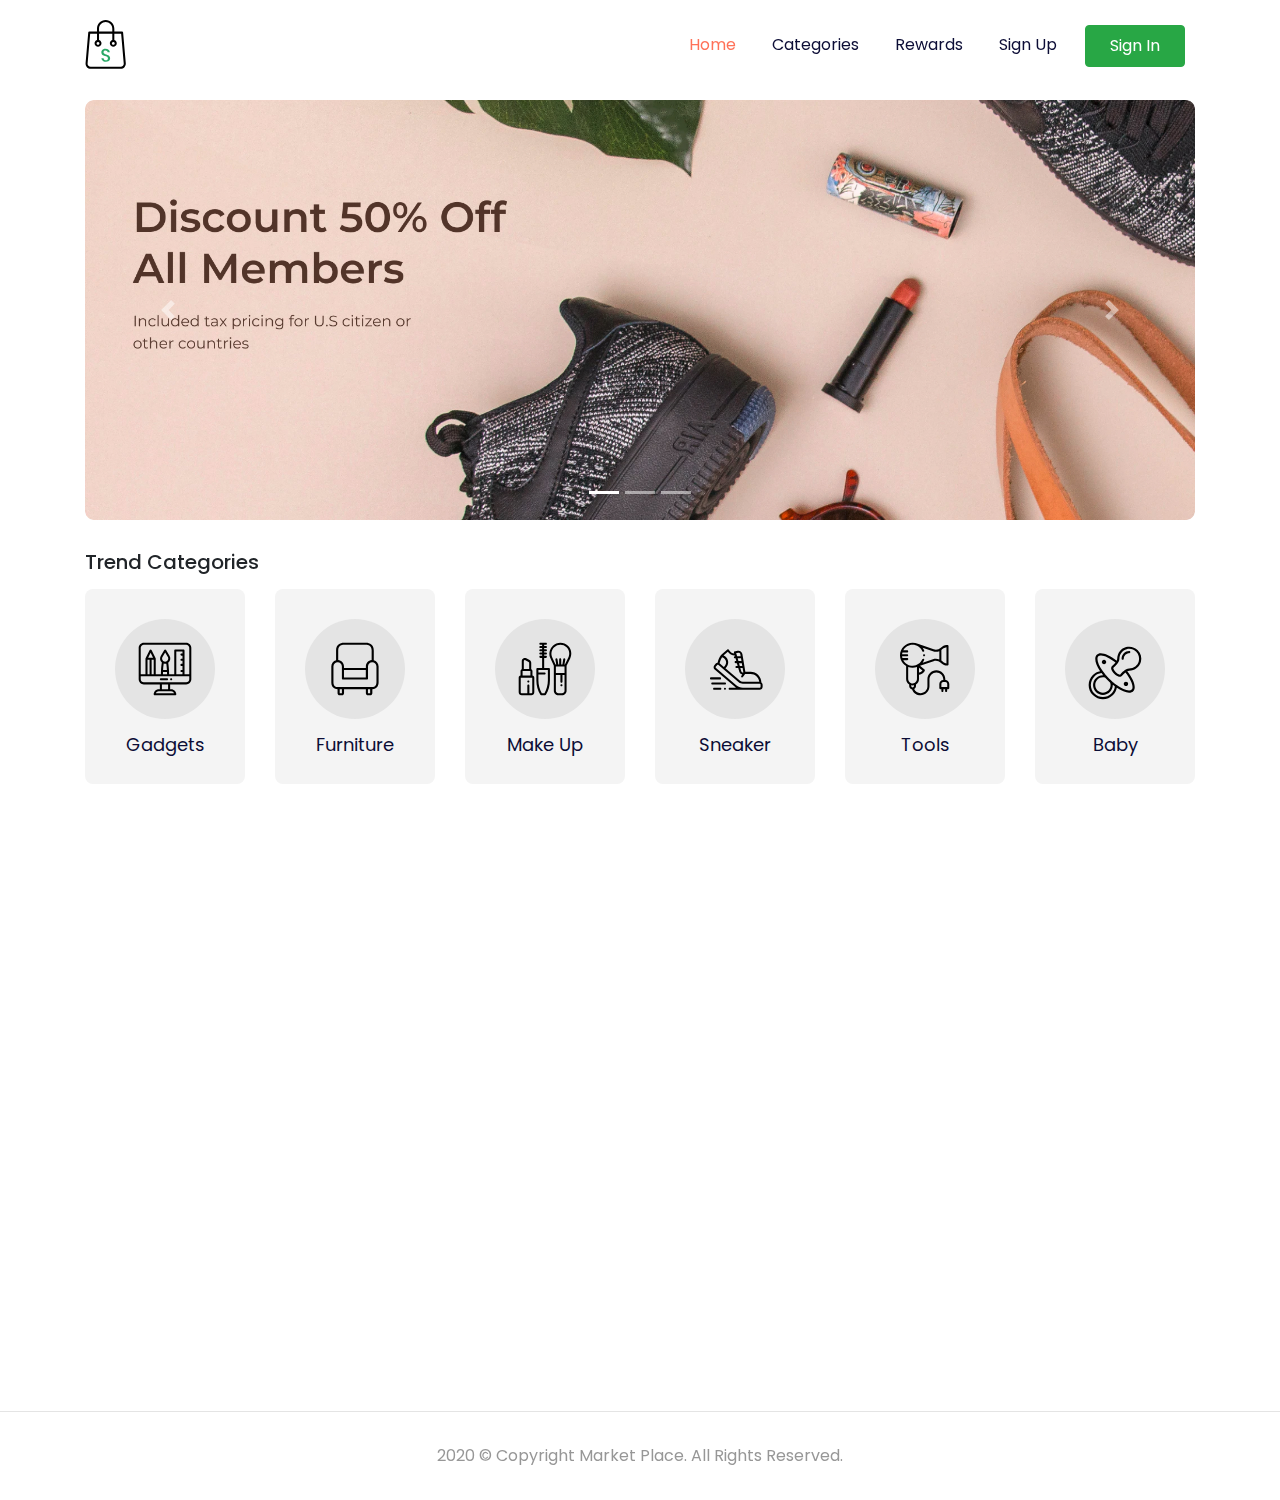
<file: index.html>
<!DOCTYPE html>
<html lang="en">
  <head>
    <meta charset="utf-8" />
    <meta
      name="viewport"
      content="width=device-width, initial-scale=1, shrink-to-fit=no"
    />
    <meta name="description" content="" />
    <meta name="author" content="" />

    <title>Market Place</title>

    <link href="https://unpkg.com/aos@2.3.1/dist/aos.css" rel="stylesheet" />
    <link href="style/main.css" rel="stylesheet" />
  </head>

  <body>
    <!-- navbar -->
    <nav
      class="navbar navbar-expand-lg navbar-light navbar-store fixed-top navbar-fixed-top"
      data-aos="fade-down"
    >
      <div class="container">
        <a href="/index.html" class="navbar-brand">
          <img src="/images/icons/logo.svg" alt="Logo" />
        </a>
        <button
          class="navbar-toggler"
          type="button"
          data-toggle="collapse"
          data-target="#navbarResponsive"
        >
          <span class="navbar-toggler-icon"></span>
        </button>
        <div class="collapse navbar-collapse" id="navbarResponsive">
          <ul class="navbar-nav ml-auto">
            <li class="nav-item active">
              <a class="nav-link" href="/index.html">Home</a>
            </li>
            <li class="nav-item">
              <a class="nav-link" href="/categories.html">Categories</a>
            </li>
            <li class="nav-item">
              <a class="nav-link" href="#">Rewards</a>
            </li>
            <li class="nav-item">
              <a class="nav-link" href="/register.html">Sign Up</a>
            </li>
            <li class="nav-item">
              <a
                class="nav-link btn btn-success px-4 text-white"
                href="/login.html"
                >Sign In</a
              >
            </li>
          </ul>
        </div>
      </div>
    </nav>

    <!-- Page Content -->
    <div class="page-content page-home">
      <!-- carousel -->
      <section class="store-carousel">
        <div class="container">
          <div class="row">
            <div class="col-lg-12">
              <div
                id="storeCarousel"
                class="carousel slide"
                data-ride="carousel"
                data-aos="zoom-in"
              >
                <ol class="carousel-indicators">
                  <li
                    data-target="#storeCarousel"
                    data-slide-to="0"
                    class="active"
                  ></li>
                  <li data-target="#storeCarousel" data-slide-to="1"></li>
                  <li data-target="#storeCarousel" data-slide-to="2"></li>
                </ol>
                <div class="carousel-inner">
                  <div class="carousel-item active">
                    <img
                      src="/images/banner.jpg"
                      class="d-block w-100"
                      alt="Carousel Image."
                    />
                  </div>
                  <div class="carousel-item">
                    <img
                      src="/images/banner.jpg"
                      class="d-block w-100"
                      alt="Carousel Image."
                    />
                  </div>
                  <div class="carousel-item">
                    <img
                      src="/images/banner.jpg"
                      class="d-block w-100"
                      alt="Carousel Image."
                    />
                  </div>
                </div>
                <a
                  class="carousel-control-prev"
                  href="#storeCarousel"
                  role="button"
                  data-slide="prev"
                >
                  <span
                    class="carousel-control-prev-icon"
                    aria-hidden="true"
                  ></span>
                  <span class="sr-only">Previous</span>
                </a>
                <a
                  class="carousel-control-next"
                  href="#storeCarousel"
                  role="button"
                  data-slide="next"
                >
                  <span
                    class="carousel-control-next-icon"
                    aria-hidden="true"
                  ></span>
                  <span class="sr-only">Next</span>
                </a>
                <!-- <div class="banner-content">
                  <h1>Discount 50% Off All Members</h1>
                  <p>Included tax pricing for U.S citizen or other countries</p>
                </div> -->
              </div>
            </div>
          </div>
        </div>
      </section>
      <!-- trend categories -->
      <section class="store-trend-categories">
        <div class="container">
          <div class="row">
            <div class="col-12" data-aos="fade-up">
              <h5>Trend Categories</h5>
            </div>
          </div>
          <div class="row">
            <div
              class="col-6 col-md-3 col-lg-2"
              data-aos="fade-right"
              data-aos-delay="100"
            >
              <a href="#" class="component-categories d-block">
                <div class="categories-image">
                  <img
                    src="/images/icons/categories-gadget.svg"
                    alt=""
                    class="w-100"
                  />
                </div>
                <p class="categories-text">
                  Gadgets
                </p>
              </a>
            </div>
            <div
              class="col-6 col-md-3 col-lg-2"
              data-aos="fade-right"
              data-aos-delay="200"
            >
              <a href="#" class="component-categories d-block">
                <div class="categories-image">
                  <img
                    src="/images/icons/categories-furniture.svg"
                    alt=""
                    class="w-100"
                  />
                </div>
                <p class="categories-text">
                  Furniture
                </p>
              </a>
            </div>
            <div
              class="col-6 col-md-3 col-lg-2"
              data-aos="fade-right"
              data-aos-delay="300"
            >
              <a href="#" class="component-categories d-block">
                <div class="categories-image">
                  <img
                    src="/images/icons/categories-makeup.svg"
                    alt=""
                    class="w-100"
                  />
                </div>
                <p class="categories-text">
                  Make Up
                </p>
              </a>
            </div>
            <div
              class="col-6 col-md-3 col-lg-2"
              data-aos="fade-right"
              data-aos-delay="400"
            >
              <a href="#" class="component-categories d-block">
                <div class="categories-image">
                  <img
                    src="/images/icons/categories-sneaker.svg"
                    alt=""
                    class="w-100"
                  />
                </div>
                <p class="categories-text">
                  Sneaker
                </p>
              </a>
            </div>
            <div
              class="col-6 col-md-3 col-lg-2"
              data-aos="fade-right"
              data-aos-delay="500"
            >
              <a href="#" class="component-categories d-block">
                <div class="categories-image">
                  <img
                    src="/images/icons/categories-tools.svg"
                    alt=""
                    class="w-100"
                  />
                </div>
                <p class="categories-text">
                  Tools
                </p>
              </a>
            </div>
            <div
              class="col-6 col-md-3 col-lg-2"
              data-aos="fade-right"
              data-aos-delay="600"
            >
              <a href="#" class="component-categories d-block">
                <div class="categories-image">
                  <img
                    src="/images/icons/categories-baby.svg"
                    alt=""
                    class="w-100"
                  />
                </div>
                <p class="categories-text">
                  Baby
                </p>
              </a>
            </div>
          </div>
        </div>
      </section>
      <!-- new products -->
      <section class="store-new-products">
        <div class="container">
          <div class="row">
            <div class="col-12" data-aos="fade-up">
              <h5>New Products</h5>
            </div>
          </div>
          <div class="row">
            <div
              class="col-6 col-md-4 col-lg-3"
              data-aos="fade-up"
              data-aos-delay="100"
            >
              <a href="/details.html" class="component-products d-block">
                <div class="products-thumbnail">
                  <div
                    class="products-image"
                    style="
                      background-image: url('/images/products-apple-watch.jpg');
                    "
                  ></div>
                </div>
                <p class="products-title">
                  Apple Watch 4
                </p>
                <p class="products-price">
                  $890
                </p>
              </a>
            </div>
            <div
              class="col-6 col-md-4 col-lg-3"
              data-aos="fade-up"
              data-aos-delay="200"
            >
              <a href="/details.html" class="component-products d-block">
                <div class="products-thumbnail">
                  <div
                    class="products-image"
                    style="
                      background-image: url('/images/products-orange-bogotta.jpg');
                    "
                  ></div>
                </div>
                <p class="products-title">
                  Orange Bogotta
                </p>
                <p class="products-price">
                  $94,509
                </p>
              </a>
            </div>
            <div
              class="col-6 col-md-4 col-lg-3"
              data-aos="fade-up"
              data-aos-delay="300"
            >
              <a href="/details.html" class="component-products d-block">
                <div class="products-thumbnail">
                  <div
                    class="products-image"
                    style="background-image: url('/images/products-sofa.jpg');"
                  ></div>
                </div>
                <p class="products-title">
                  Sofa Ternyaman
                </p>
                <p class="products-price">
                  $1,409
                </p>
              </a>
            </div>
            <div
              class="col-6 col-md-4 col-lg-3"
              data-aos="fade-up"
              data-aos-delay="400"
            >
              <a href="/details.html" class="component-products d-block">
                <div class="products-thumbnail">
                  <div
                    class="products-image"
                    style="
                      background-image: url('/images/products-bubuk-maketti.jpg');
                    "
                  ></div>
                </div>
                <p class="products-title">
                  Bubuk Maketti
                </p>
                <p class="products-price">
                  $225
                </p>
              </a>
            </div>
            <div
              class="col-6 col-md-4 col-lg-3"
              data-aos="fade-up"
              data-aos-delay="500"
            >
              <a href="/details.html" class="component-products d-block">
                <div class="products-thumbnail">
                  <div
                    class="products-image"
                    style="
                      background-image: url('/images/products-tatakan-gelas.jpg');
                    "
                  ></div>
                </div>
                <p class="products-title">
                  Tatakan Gelas
                </p>
                <p class="products-price">
                  $45,184
                </p>
              </a>
            </div>
            <div
              class="col-6 col-md-4 col-lg-3"
              data-aos="fade-up"
              data-aos-delay="600"
            >
              <a href="/details.html" class="component-products d-block">
                <div class="products-thumbnail">
                  <div
                    class="products-image"
                    style="
                      background-image: url('/images/products-mavic-kawe.jpg');
                    "
                  ></div>
                </div>
                <p class="products-title">
                  Mavic Kawe
                </p>
                <p class="products-price">
                  $503
                </p>
              </a>
            </div>
            <div
              class="col-6 col-md-4 col-lg-3"
              data-aos="fade-up"
              data-aos-delay="700"
            >
              <a href="/details.html" class="component-products d-block">
                <div class="products-thumbnail">
                  <div
                    class="products-image"
                    style="background-image: url('/images/products-nike.jpg');"
                  ></div>
                </div>
                <p class="products-title">
                  Black Edition Nike
                </p>
                <p class="products-price">
                  $70,482
                </p>
              </a>
            </div>
            <div
              class="col-6 col-md-4 col-lg-3"
              data-aos="fade-up"
              data-aos-delay="800"
            >
              <a href="/details.html" class="component-products d-block">
                <div class="products-thumbnail">
                  <div
                    class="products-image"
                    style="
                      background-image: url('/images/products-monkey-toys.jpg');
                    "
                  ></div>
                </div>
                <p class="products-title">
                  Monkey Toys
                </p>
                <p class="products-price">
                  $783
                </p>
              </a>
            </div>
          </div>
        </div>
      </section>
    </div>
    <!-- Footer -->
    <footer>
      <div class="container">
        <div class="row">
          <div class="col-12 text-center">
            <p class="pt-4 pb-2">
              2020 &copy; Copyright Market Place. All Rights Reserved.
            </p>
          </div>
        </div>
      </div>
    </footer>

    <!-- Bootstrap core JavaScript -->
    <script src="/vendor/jquery/jquery.slim.min.js"></script>
    <script src="/vendor/bootstrap/js/bootstrap.bundle.min.js"></script>
    <script src="https://unpkg.com/aos@2.3.1/dist/aos.js"></script>
    <script>
      AOS.init();
    </script>
    <script src="/script/navbar-scroll.js"></script>
  </body>
</html>
</file>
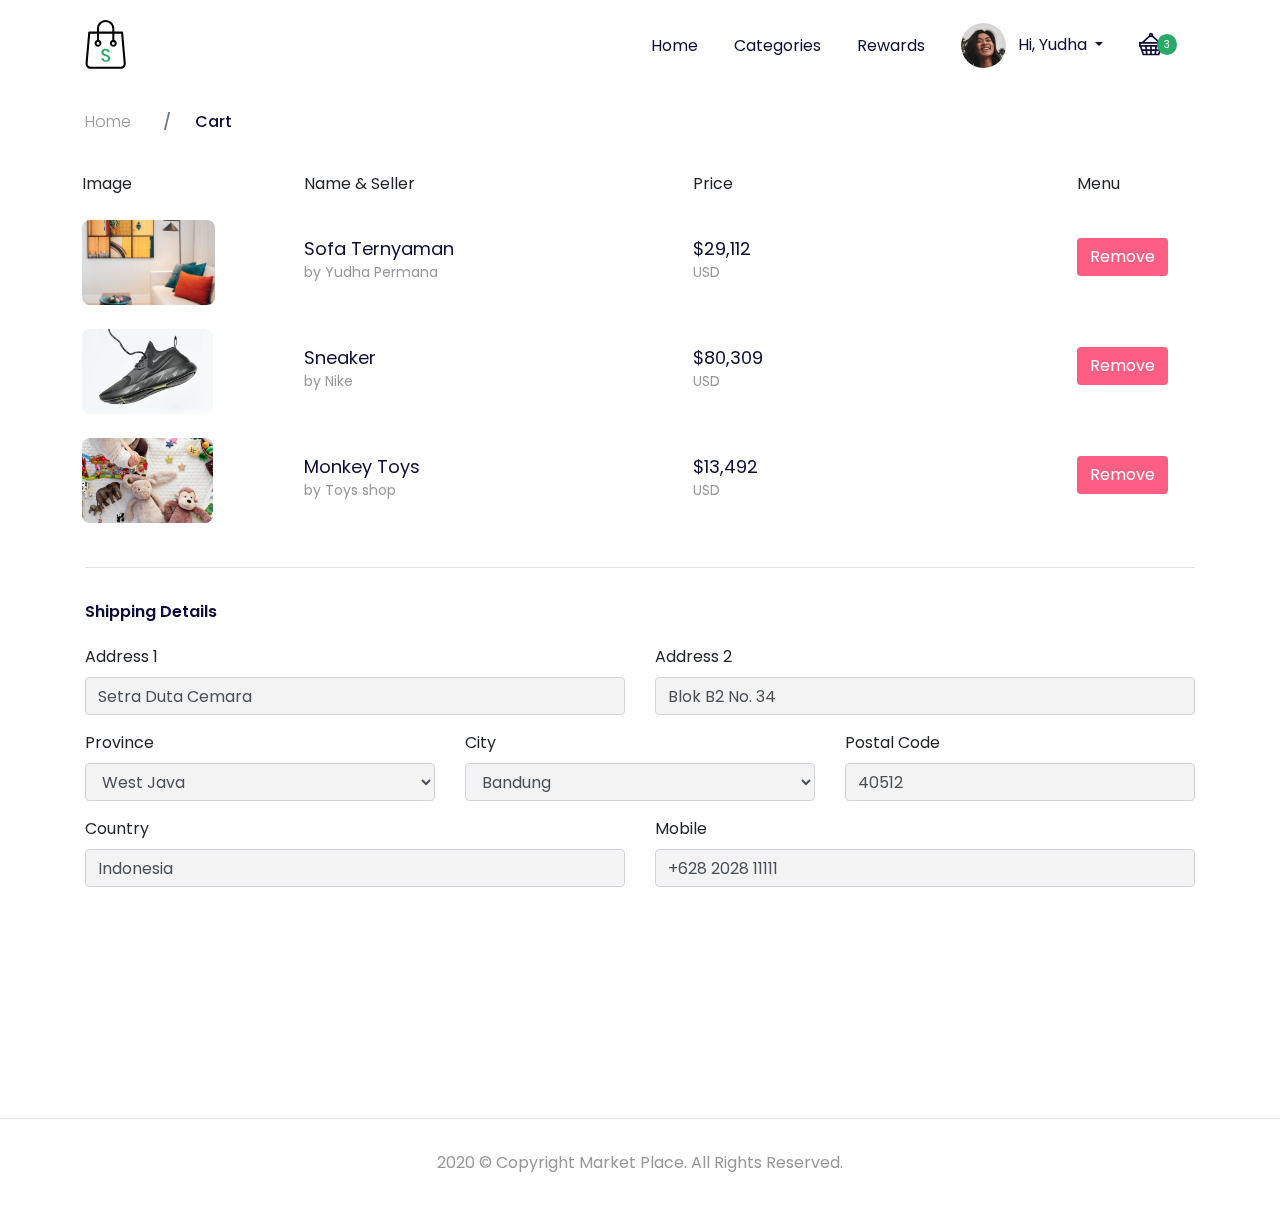
<file: cart.html>
<!DOCTYPE html>
<html lang="en">
  <head>
    <meta charset="utf-8" />
    <meta
      name="viewport"
      content="width=device-width, initial-scale=1, shrink-to-fit=no"
    />
    <meta name="description" content="" />
    <meta name="author" content="" />

    <title>Market Place</title>

    <link href="https://unpkg.com/aos@2.3.1/dist/aos.css" rel="stylesheet" />
    <link href="style/main.css" rel="stylesheet" />
  </head>

  <body>
    <!-- navbar -->
    <nav
      class="navbar navbar-expand-lg navbar-light navbar-store fixed-top navbar-fixed-top"
      data-aos="fade-down"
    >
      <div class="container">
        <a href="/index.html" class="navbar-brand">
          <img src="/images/icons/logo.svg" alt="Logo" />
        </a>
        <button
          class="navbar-toggler"
          type="button"
          data-toggle="collapse"
          data-target="#navbarResponsive"
        >
          <span class="navbar-toggler-icon"></span>
        </button>
        <div class="collapse navbar-collapse" id="navbarResponsive">
          <ul class="navbar-nav ml-auto">
            <li class="nav-item">
              <a class="nav-link" href="/index.html">Home</a>
            </li>
            <li class="nav-item">
              <a class="nav-link" href="#">Categories</a>
            </li>
            <li class="nav-item">
              <a class="nav-link" href="#">Rewards</a>
            </li>
          </ul>
          <!-- Dekstop Profile -->
          <ul class="navbar-nav d-none d-lg-flex">
            <li class="nav-item dropdown">
              <a
                class="nav-link dropdown-toggle"
                href="#"
                id="navbarDropdown"
                role="button"
                data-toggle="dropdown"
              >
                <img
                  src="/images/user-profile.jpg"
                  alt="profile"
                  class="rounded-circle mr-2 profile-picture"
                />
                Hi, Yudha
              </a>
              <div class="dropdown-menu" aria-labelledby="navbarDropdown">
                <a class="dropdown-item" href="/dashboard.html">Dashboard</a>
                <a class="dropdown-item" href="/dashboard-account.html"
                  >Settings</a
                >
                <div class="dropdown-divider"></div>
                <a class="dropdown-item" href="/">Logout</a>
              </div>
            </li>
            <li class="nav-item">
              <a href="" class="nav-link d-inline-block mt-2">
                <img src="/images/icons/cart-filled.svg" alt="" />
                <div class="card-badge">3</div>
              </a>
            </li>
          </ul>
          <ul class="navbar-nav d-block d-lg-none">
            <li class="nav-item">
              <a href="" class="nav-link">
                Hi, Yudha
              </a>
            </li>
            <li class="nav-item">
              <a href="" class="nav-link d-inline-block">
                Cart
              </a>
            </li>
          </ul>
        </div>
      </div>
    </nav>

    <!-- page content -->
    <div class="page-content page-cart">
      <!-- breadcrumb -->
      <section
        class="store-breadcrumbs"
        data-aos="fade-down"
        data-aos-delay="100"
      >
        <div class="container">
          <div class="row">
            <div class="col-12">
              <nav aria-label="breadcrumb">
                <ol class="breadcrumb">
                  <li class="breadcrumb-item"><a href="/">Home</a></li>
                  <li class="breadcrumb-item active" aria-current="page">
                    Cart
                  </li>
                </ol>
              </nav>
            </div>
          </div>
        </div>
      </section>
      
      <!-- cart -->
      <section class="store-cart">
        <div class="container">
          <div class="row" data-aos="fade-up" data-aos-delay="100">
            <div class="col-12 table-responsive">
              <table class="table table-borderless table-cart">
                <thead>
                  <tr>
                    <td>Image</td>
                    <td>Name &amp; Seller</td>
                    <td>Price</td>
                    <td>Menu</td>
                  </tr>
                </thead>
                <tbody>
                  <tr>
                    <td style="width: 20%;">
                      <img src="/images/products-details-1.jpg" alt="" class="cart-image">
                    </td>
                    <td style="width: 35%;">
                      <div class="product-title">
                      Sofa Ternyaman
                    </div>
                    <div class="product-subtitle">
                      by Yudha Permana
                    </div>
                  </td style="width: 35%;">
                    <td>
                      <div class="product-title">
                      $29,112
                    </div>
                    <div class="product-subtitle">
                      USD
                    </div>
                    </td>
                    <td style="width: 10%;">
                      <a href="#" class="btn btn-remove-cart">Remove</a>
                    </td>
                  </tr>
                  <tr>
                    <td style="width: 20%;">
                      <img src="/images/products-nike.jpg" alt="" class="cart-image">
                    </td>
                    <td style="width: 35%;">
                      <div class="product-title">
                      Sneaker
                    </div>
                    <div class="product-subtitle">
                      by Nike
                    </div>
                  </td style="width: 35%;">
                    <td>
                      <div class="product-title">
                      $80,309
                    </div>
                    <div class="product-subtitle">
                      USD
                    </div>
                    </td>
                    <td style="width: 10%;">
                      <a href="#" class="btn btn-remove-cart">Remove</a>
                    </td>
                  </tr>
                  <tr>
                    <td style="width: 20%;">
                      <img src="/images/products-monkey-toys.jpg" alt="" class="cart-image">
                    </td>
                    <td style="width: 35%;">
                      <div class="product-title">
                      Monkey Toys
                    </div>
                    <div class="product-subtitle">
                      by Toys shop
                    </div>
                  </td style="width: 35%;">
                    <td>
                      <div class="product-title">
                      $13,492
                    </div>
                    <div class="product-subtitle">
                      USD
                    </div>
                    </td>
                    <td style="width: 10%;">
                      <a href="#" class="btn btn-remove-cart">Remove</a>
                    </td>
                  </tr>
                </tbody>
              </table>
            </div>
          </div>
          <div class="row" data-aos="fade-up" data-aos-delay="150">
            <div class="col-12">
              <hr>
            </div>
            <div class="col-12">
              <h2 class="mb-4">Shipping Details</h2>
            </div>
          </div>
          <div class="row mb-2" data-aos="fade-up" data-aos-delay="200">
            <div class="col-md-6">
              <div class="form-group">
                <label for="addressOne">Address 1</label>
                <input type="text" class="form-control" id="addressOne" name="addressOne" value="Setra Duta Cemara">
              </div>
            </div>
            <div class="col-md-6">
              <div class="form-group">
                <label for="addressTwo">Address 2</label>
                <input type="text" class="form-control" id="addressTwo" name="addressTwo" value="Blok B2 No. 34">
              </div>
            </div>
            <div class="col-md-4">
              <div class="form-group">
                <label for="province">Province</label>
                <select name="province" id="province" class="form-control">
                  <option value="West Java">West Java</option>
                </select>
              </div>
            </div>
            <div class="col-md-4">
              <div class="form-group">
                <label for="city">City</label>
                <select name="city" id="city" class="form-control">
                  <option value="Bandung">Bandung</option>
                </select>
              </div>
            </div>
            <div class="col-md-4">
              <div class="form-group">
                <label for="postalCode">Postal Code</label>
                <input type="text" class="form-control" id="postalCode" name="postalCode" value="40512">
              </div>
            </div>
            <div class="col-md-6">
              <div class="form-group">
                <label for="country">Country</label>
                <input type="text" class="form-control" id="country" name="country" value="Indonesia">
              </div>
            </div>
            <div class="col-md-6">
              <div class="form-group">
                <label for="mobile">Mobile</label>
                <input type="text" class="form-control" id="mobile" name="mobile" value="+628 2028 11111">
              </div>
            </div>
          </div>
          <div class="row" data-aos="fade-up" data-aos-delay="150">
            <div class="col-12">
              <hr>
            </div>
            <div class="col-12">
              <h2 class="mb-1">Payment Informations</h2>
            </div>
          </div>
          <div class="row" data-aos="fade-up" data-aos-delay="200">
            <div class="col-4 col-md-2">
              <div class="product-title">
                $10
              </div>
              <div class="product-subtitle">
                Country Tax
              </div>
            </div>
            <div class="col-4 col-md-3">
              <div class="product-title">
                $280
              </div>
              <div class="product-subtitle">
                Product Insurance
              </div>
            </div>
            <div class="col-4 col-md-2">
              <div class="product-title">
                $580
              </div>
              <div class="product-subtitle">
                Ship to Jakarta
              </div>
            </div>
            <div class="col-4 col-md-2">
              <div class="product-title text-success">
                $392,409
              </div>
              <div class="product-subtitle">
                Total
              </div>
            </div>
            <div class="col-8 col-md-3">
              <a href="/success.html" class="btn btn-success mt-4 px-4 btn-block">
              Checkout Now</a>
            </div>
          </div>
        </div>
      </section>
    <!-- Footer -->
    <footer>
      <div class="container">
        <div class="row">
          <div class="col-12 text-center">
            <p class="pt-4 pb-2">
              2020 &copy; Copyright Market Place. All Rights Reserved.
            </p>
          </div>
        </div>
      </div>
    </footer>

    <!-- Bootstrap core JavaScript -->
    <script src="/vendor/jquery/jquery.slim.min.js"></script>
    <script src="/vendor/bootstrap/js/bootstrap.bundle.min.js"></script>
    <script src="https://unpkg.com/aos@2.3.1/dist/aos.js"></script>
    <script>
      AOS.init();
    </script>
    
    <script src="/script/navbar-scroll.js"></script>
  </body>
</html>
</file>
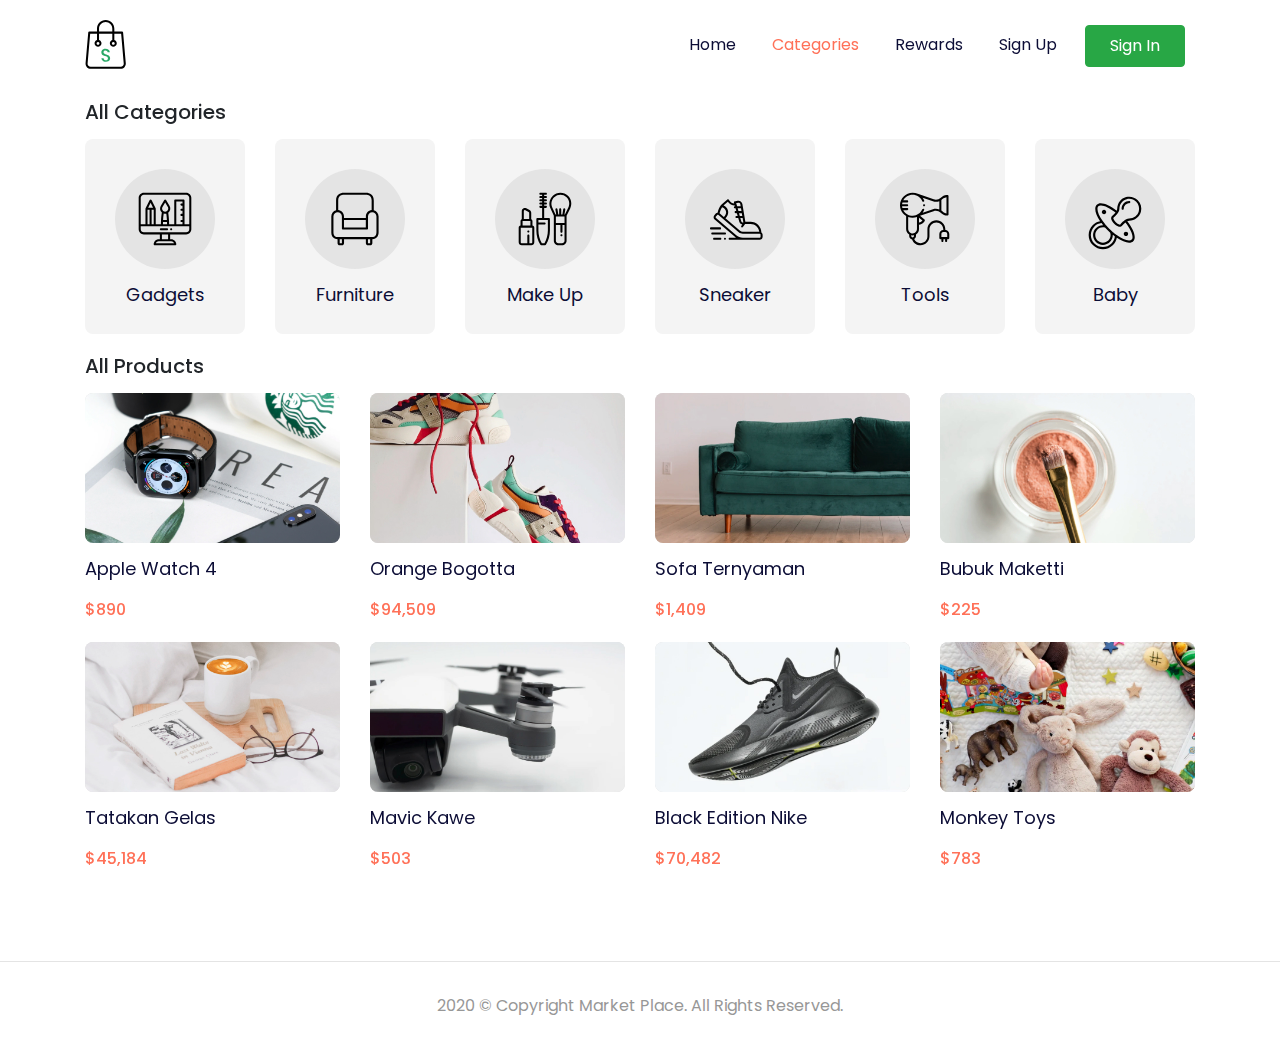
<file: categories.html>
<!DOCTYPE html>
<html lang="en">
  <head>
    <meta charset="utf-8" />
    <meta
      name="viewport"
      content="width=device-width, initial-scale=1, shrink-to-fit=no"
    />
    <meta name="description" content="" />
    <meta name="author" content="" />

    <title>Market Place</title>

    <link href="https://unpkg.com/aos@2.3.1/dist/aos.css" rel="stylesheet" />
    <link href="style/main.css" rel="stylesheet" />
  </head>

  <body>
    <!-- navbar -->
    <nav
      class="navbar navbar-expand-lg navbar-light navbar-store fixed-top navbar-fixed-top"
      data-aos="fade-down"
    >
      <div class="container">
        <a href="/index.html" class="navbar-brand">
          <img src="/images/icons/logo.svg" alt="Logo" />
        </a>
        <button
          class="navbar-toggler"
          type="button"
          data-toggle="collapse"
          data-target="#navbarResponsive"
        >
          <span class="navbar-toggler-icon"></span>
        </button>
        <div class="collapse navbar-collapse" id="navbarResponsive">
          <ul class="navbar-nav ml-auto">
            <li class="nav-item">
              <a class="nav-link" href="/index.html">Home</a>
            </li>
            <li class="nav-item active">
              <a class="nav-link" href="#">Categories</a>
            </li>
            <li class="nav-item">
              <a class="nav-link" href="#">Rewards</a>
            </li>
            <li class="nav-item">
              <a class="nav-link" href="#">Sign Up</a>
            </li>
            <li class="nav-item">
              <a class="nav-link btn btn-success px-4 text-white" href="#"
                >Sign In</a
              >
            </li>
          </ul>
        </div>
      </div>
    </nav>

    <!-- Page Content -->
    <div class="page-content page-home">
      <!-- all categories -->
      <section class="store-trend-categories">
        <div class="container">
          <div class="row">
            <div class="col-12" data-aos="fade-up">
              <h5>All Categories</h5>
            </div>
          </div>
          <div class="row">
            <div
              class="col-6 col-md-3 col-lg-2"
              data-aos="fade-right"
              data-aos-delay="100"
            >
              <a href="#" class="component-categories d-block">
                <div class="categories-image">
                  <img
                    src="/images/icons/categories-gadget.svg"
                    alt=""
                    class="w-100"
                  />
                </div>
                <p class="categories-text">
                  Gadgets
                </p>
              </a>
            </div>
            <div
              class="col-6 col-md-3 col-lg-2"
              data-aos="fade-right"
              data-aos-delay="200"
            >
              <a href="#" class="component-categories d-block">
                <div class="categories-image">
                  <img
                    src="/images/icons/categories-furniture.svg"
                    alt=""
                    class="w-100"
                  />
                </div>
                <p class="categories-text">
                  Furniture
                </p>
              </a>
            </div>
            <div
              class="col-6 col-md-3 col-lg-2"
              data-aos="fade-right"
              data-aos-delay="300"
            >
              <a href="#" class="component-categories d-block">
                <div class="categories-image">
                  <img
                    src="/images/icons/categories-makeup.svg"
                    alt=""
                    class="w-100"
                  />
                </div>
                <p class="categories-text">
                  Make Up
                </p>
              </a>
            </div>
            <div
              class="col-6 col-md-3 col-lg-2"
              data-aos="fade-right"
              data-aos-delay="400"
            >
              <a href="#" class="component-categories d-block">
                <div class="categories-image">
                  <img
                    src="/images/icons/categories-sneaker.svg"
                    alt=""
                    class="w-100"
                  />
                </div>
                <p class="categories-text">
                  Sneaker
                </p>
              </a>
            </div>
            <div
              class="col-6 col-md-3 col-lg-2"
              data-aos="fade-right"
              data-aos-delay="500"
            >
              <a href="#" class="component-categories d-block">
                <div class="categories-image">
                  <img
                    src="/images/icons/categories-tools.svg"
                    alt=""
                    class="w-100"
                  />
                </div>
                <p class="categories-text">
                  Tools
                </p>
              </a>
            </div>
            <div
              class="col-6 col-md-3 col-lg-2"
              data-aos="fade-right"
              data-aos-delay="600"
            >
              <a href="#" class="component-categories d-block">
                <div class="categories-image">
                  <img
                    src="/images/icons/categories-baby.svg"
                    alt=""
                    class="w-100"
                  />
                </div>
                <p class="categories-text">
                  Baby
                </p>
              </a>
            </div>
          </div>
        </div>
      </section>
      <!-- all products -->
      <section class="store-new-products">
        <div class="container">
          <div class="row">
            <div class="col-12" data-aos="fade-up">
              <h5>All Products</h5>
            </div>
          </div>
          <div class="row">
            <div
              class="col-6 col-md-4 col-lg-3"
              data-aos="fade-up"
              data-aos-delay="100"
            >
              <a href="/details.html" class="component-products d-block">
                <div class="products-thumbnail">
                  <div
                    class="products-image"
                    style="
                      background-image: url('/images/products-apple-watch.jpg');
                    "
                  ></div>
                </div>
                <p class="products-title">
                  Apple Watch 4
                </p>
                <p class="products-price">
                  $890
                </p>
              </a>
            </div>
            <div
              class="col-6 col-md-4 col-lg-3"
              data-aos="fade-up"
              data-aos-delay="200"
            >
              <a href="/details.html" class="component-products d-block">
                <div class="products-thumbnail">
                  <div
                    class="products-image"
                    style="
                      background-image: url('/images/products-orange-bogotta.jpg');
                    "
                  ></div>
                </div>
                <p class="products-title">
                  Orange Bogotta
                </p>
                <p class="products-price">
                  $94,509
                </p>
              </a>
            </div>
            <div
              class="col-6 col-md-4 col-lg-3"
              data-aos="fade-up"
              data-aos-delay="300"
            >
              <a href="/details.html" class="component-products d-block">
                <div class="products-thumbnail">
                  <div
                    class="products-image"
                    style="background-image: url('/images/products-sofa.jpg');"
                  ></div>
                </div>
                <p class="products-title">
                  Sofa Ternyaman
                </p>
                <p class="products-price">
                  $1,409
                </p>
              </a>
            </div>
            <div
              class="col-6 col-md-4 col-lg-3"
              data-aos="fade-up"
              data-aos-delay="400"
            >
              <a href="/details.html" class="component-products d-block">
                <div class="products-thumbnail">
                  <div
                    class="products-image"
                    style="
                      background-image: url('/images/products-bubuk-maketti.jpg');
                    "
                  ></div>
                </div>
                <p class="products-title">
                  Bubuk Maketti
                </p>
                <p class="products-price">
                  $225
                </p>
              </a>
            </div>
            <div
              class="col-6 col-md-4 col-lg-3"
              data-aos="fade-up"
              data-aos-delay="500"
            >
              <a href="/details.html" class="component-products d-block">
                <div class="products-thumbnail">
                  <div
                    class="products-image"
                    style="
                      background-image: url('/images/products-tatakan-gelas.jpg');
                    "
                  ></div>
                </div>
                <p class="products-title">
                  Tatakan Gelas
                </p>
                <p class="products-price">
                  $45,184
                </p>
              </a>
            </div>
            <div
              class="col-6 col-md-4 col-lg-3"
              data-aos="fade-up"
              data-aos-delay="600"
            >
              <a href="/details.html" class="component-products d-block">
                <div class="products-thumbnail">
                  <div
                    class="products-image"
                    style="
                      background-image: url('/images/products-mavic-kawe.jpg');
                    "
                  ></div>
                </div>
                <p class="products-title">
                  Mavic Kawe
                </p>
                <p class="products-price">
                  $503
                </p>
              </a>
            </div>
            <div
              class="col-6 col-md-4 col-lg-3"
              data-aos="fade-up"
              data-aos-delay="700"
            >
              <a href="/details.html" class="component-products d-block">
                <div class="products-thumbnail">
                  <div
                    class="products-image"
                    style="background-image: url('/images/products-nike.jpg');"
                  ></div>
                </div>
                <p class="products-title">
                  Black Edition Nike
                </p>
                <p class="products-price">
                  $70,482
                </p>
              </a>
            </div>
            <div
              class="col-6 col-md-4 col-lg-3"
              data-aos="fade-up"
              data-aos-delay="800"
            >
              <a href="/details.html" class="component-products d-block">
                <div class="products-thumbnail">
                  <div
                    class="products-image"
                    style="
                      background-image: url('/images/products-monkey-toys.jpg');
                    "
                  ></div>
                </div>
                <p class="products-title">
                  Monkey Toys
                </p>
                <p class="products-price">
                  $783
                </p>
              </a>
            </div>
          </div>
        </div>
      </section>
    </div>
    <!-- Footer -->
    <footer>
      <div class="container">
        <div class="row">
          <div class="col-12 text-center">
            <p class="pt-4 pb-2">
              2020 &copy; Copyright Market Place. All Rights Reserved.
            </p>
          </div>
        </div>
      </div>
    </footer>

    <!-- Bootstrap core JavaScript -->
    <script src="/vendor/jquery/jquery.slim.min.js"></script>
    <script src="/vendor/bootstrap/js/bootstrap.bundle.min.js"></script>
    <script src="https://unpkg.com/aos@2.3.1/dist/aos.js"></script>
    <script>
      AOS.init();
    </script>
    <script src="/script/navbar-scroll.js"></script>
  </body>
</html>
</file>
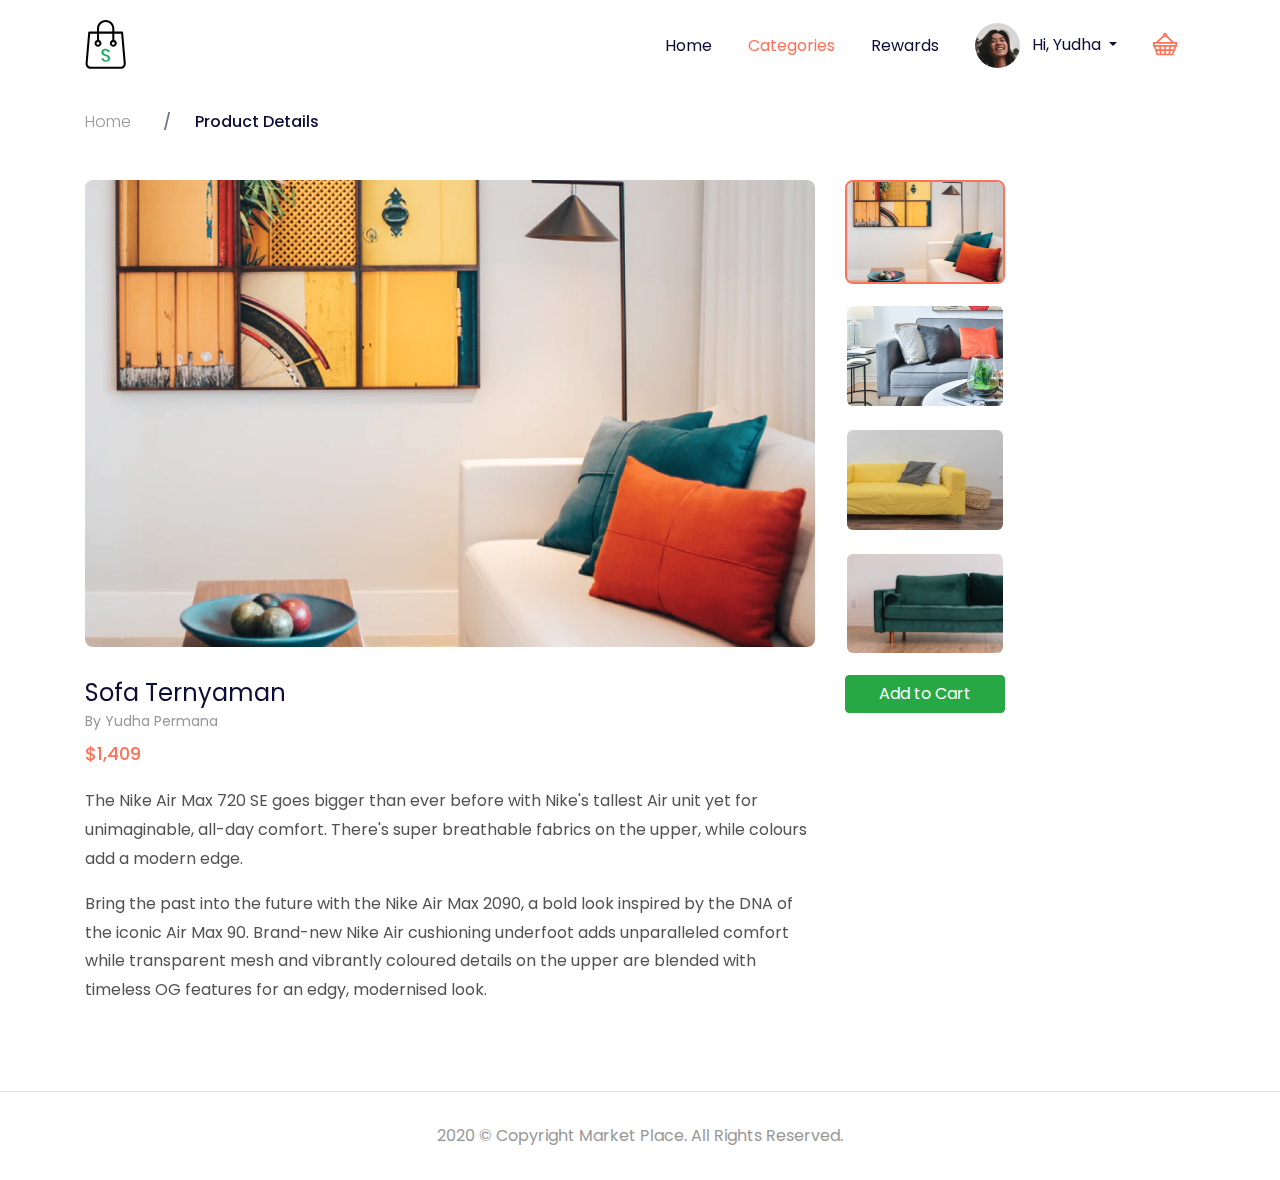
<file: details.html>
<!DOCTYPE html>
<html lang="en">
  <head>
    <meta charset="utf-8" />
    <meta
      name="viewport"
      content="width=device-width, initial-scale=1, shrink-to-fit=no"
    />
    <meta name="description" content="" />
    <meta name="author" content="" />

    <title>Market Place</title>

    <link href="https://unpkg.com/aos@2.3.1/dist/aos.css" rel="stylesheet" />
    <link href="style/main.css" rel="stylesheet" />
  </head>

  <body>
    <!-- navbar -->
    <nav
      class="navbar navbar-expand-lg navbar-light navbar-store fixed-top navbar-fixed-top"
      data-aos="fade-down"
    >
      <div class="container">
        <a href="/index.html" class="navbar-brand">
          <img src="/images/icons/logo.svg" alt="Logo" />
        </a>
        <button
          class="navbar-toggler"
          type="button"
          data-toggle="collapse"
          data-target="#navbarResponsive"
        >
          <span class="navbar-toggler-icon"></span>
        </button>
        <div class="collapse navbar-collapse" id="navbarResponsive">
          <ul class="navbar-nav ml-auto">
            <li class="nav-item">
              <a class="nav-link" href="/index.html">Home</a>
            </li>
            <li class="nav-item active">
              <a class="nav-link" href="#">Categories</a>
            </li>
            <li class="nav-item">
              <a class="nav-link" href="#">Rewards</a>
            </li>
          </ul>
          <!-- Dekstop Profile -->
          <ul class="navbar-nav d-none d-lg-flex">
            <li class="nav-item dropdown">
              <a
                class="nav-link dropdown-toggle"
                href="#"
                id="navbarDropdown"
                role="button"
                data-toggle="dropdown"
              >
                <img
                  src="/images/user-profile.jpg"
                  alt="profile"
                  class="rounded-circle mr-2 profile-picture"
                />
                Hi, Yudha
              </a>
              <div class="dropdown-menu" aria-labelledby="navbarDropdown">
                <a class="dropdown-item" href="/dashboard.html">Dashboard</a>
                <a class="dropdown-item" href="/dashboard-account.html"
                  >Settings</a
                >
                <div class="dropdown-divider"></div>
                <a class="dropdown-item" href="/">Logout</a>
              </div>
            </li>
            <li class="nav-item">
              <a href="" class="nav-link d-inline-block mt-2">
                <img src="/images/icons/card-empty.svg" alt="" />
              </a>
            </li>
          </ul>
          <ul class="navbar-nav d-block d-lg-none">
            <li class="nav-item">
              <a href="" class="nav-link">
                Hi, Yudha
              </a>
            </li>
            <li class="nav-item">
              <a href="" class="nav-link d-inline-block">
                Cart
              </a>
            </li>
          </ul>
        </div>
      </div>
    </nav>

    <!-- page content -->
    <div class="page-content page-details">
      <!-- breadcrumb -->
      <section
        class="store-breadcrumbs"
        data-aos="fade-down"
        data-aos-delay="100"
      >
        <div class="container">
          <div class="row">
            <div class="col-12">
              <nav aria-label="breadcrumb">
                <ol class="breadcrumb">
                  <li class="breadcrumb-item"><a href="/">Home</a></li>
                  <li class="breadcrumb-item active" aria-current="page">
                    Product Details
                  </li>
                </ol>
              </nav>
            </div>
          </div>
        </div>
      </section>
      <!-- gallery photos -->
      <section class="store-gallery" id="gallery">
        <div class="container">
          <div class="row">
            <div class="col-lg-8" data-aos="zoom-in">
              <transition name="slide-fade" mode="out-in">
                <img
                  :src="photos[activePhoto].url"
                  :key="photos[activePhoto].id"
                  class="w-100 main-image"
                  alt=""
                />
              </transition>
            </div>
            <div class="col-lg-2">
              <div class="row">
                <div
                  class="col-3 col-lg-12 mt-2 mt-lg-0"
                  v-for="(photo, index) in photos"
                  :key="photo.id"
                  data-aos="zoom-in"
                  data-aos-delay="100"
                >
                  <a href="#" @click="changeActive(index)">
                    <img
                      :src="photo.url"
                      class="w-100 thumbnail-image"
                      :class="{active: index == activePhoto}"
                    />
                  </a>
                </div>
              </div>
            </div>
          </div>
        </div>
      </section>
      <!-- detail description -->
      <div class="store-details-container" data-aos="fade-up">
        <section class="store-heading">
          <div class="container">
            <div class="row">
              <div class="col-lg-8">
                <h1>Sofa Ternyaman</h1>
                <div class="owner">By Yudha Permana</div>
                <div class="price">$1,409</div>
              </div>
              <div class="col-lg-2" data-aos="zoom-in">
                <a
                  href="/cart.html"
                  class="btn btn-success px-4 text-white btn-block mb-3"
                >
                  Add to Cart
                </a>
              </div>
            </div>
          </div>
        </section>
        <section class="store-description">
          <div class="container">
            <div class="row">
              <div class="col-12 col-lg-8">
                <p>
                  The Nike Air Max 720 SE goes bigger than ever before with
                  Nike's tallest Air unit yet for unimaginable, all-day comfort.
                  There's super breathable fabrics on the upper, while colours
                  add a modern edge.
                </p>
                <p>
                  Bring the past into the future with the Nike Air Max 2090, a
                  bold look inspired by the DNA of the iconic Air Max 90.
                  Brand-new Nike Air cushioning underfoot adds unparalleled
                  comfort while transparent mesh and vibrantly coloured details
                  on the upper are blended with timeless OG features for an
                  edgy, modernised look.
                </p>
              </div>
            </div>
          </div>
        </section>
      </div>
    </div>

    <!-- Footer -->
    <footer>
      <div class="container">
        <div class="row">
          <div class="col-12 text-center">
            <p class="pt-4 pb-2">
              2020 &copy; Copyright Market Place. All Rights Reserved.
            </p>
          </div>
        </div>
      </div>
    </footer>

    <!-- Bootstrap core JavaScript -->
    <script src="/vendor/jquery/jquery.slim.min.js"></script>
    <script src="/vendor/bootstrap/js/bootstrap.bundle.min.js"></script>
    <script src="https://unpkg.com/aos@2.3.1/dist/aos.js"></script>
    <script>
      AOS.init();
    </script>
    <script src="/vendor/vue/vue.js"></script>
    <script>
      var gallery = new Vue({
        el: "#gallery",
        mounted() {
          AOS.init();
        },
        data: {
          activePhoto: 0,
          photos: [
            {
              id: 1,
              url: "/images/products-details-1.jpg",
            },
            {
              id: 2,
              url: "/images/products-details-2.jpg",
            },
            {
              id: 3,
              url: "/images/products-details-3.jpg",
            },
            {
              id: 4,
              url: "/images/products-details-4.jpg",
            },
          ],
        },
        methods: {
          changeActive(id) {
            this.activePhoto = id;
          },
        },
      });
    </script>
    <script src="/script/navbar-scroll.js"></script>
  </body>
</html>
</file>
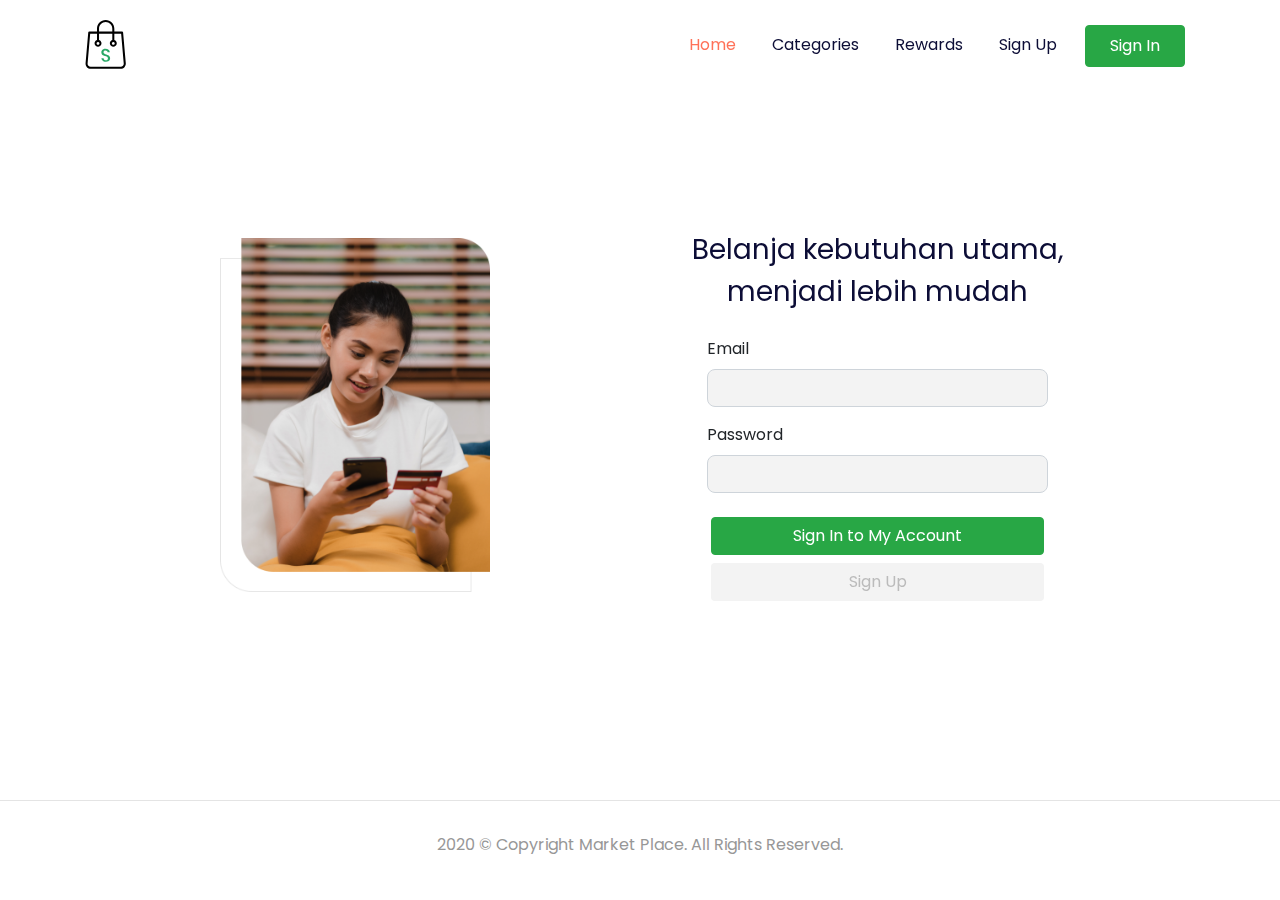
<file: login.html>
<!DOCTYPE html>
<html lang="en">
  <head>
    <meta charset="utf-8" />
    <meta
      name="viewport"
      content="width=device-width, initial-scale=1, shrink-to-fit=no"
    />
    <meta name="description" content="" />
    <meta name="author" content="" />

    <title>Market Place</title>

    <link href="https://unpkg.com/aos@2.3.1/dist/aos.css" rel="stylesheet" />
    <link href="style/main.css" rel="stylesheet" />
  </head>

  <body>
    <!-- navbar -->
    <nav
      class="navbar navbar-expand-lg navbar-light navbar-store fixed-top navbar-fixed-top"
      data-aos="fade-down"
    >
      <div class="container">
        <a href="/index.html" class="navbar-brand">
          <img src="/images/icons/logo.svg" alt="Logo" />
        </a>
        <button
          class="navbar-toggler"
          type="button"
          data-toggle="collapse"
          data-target="#navbarResponsive"
        >
          <span class="navbar-toggler-icon"></span>
        </button>
        <div class="collapse navbar-collapse" id="navbarResponsive">
          <ul class="navbar-nav ml-auto">
            <li class="nav-item active">
              <a class="nav-link" href="/index.html">Home</a>
            </li>
            <li class="nav-item">
              <a class="nav-link" href="/categories.html">Categories</a>
            </li>
            <li class="nav-item">
              <a class="nav-link" href="#">Rewards</a>
            </li>
            <li class="nav-item">
              <a class="nav-link" href="#">Sign Up</a>
            </li>
            <li class="nav-item">
              <a class="nav-link btn btn-success px-4 text-white" href="#"
                >Sign In</a
              >
            </li>
          </ul>
        </div>
      </div>
    </nav>

    <!-- Page Content -->
    <div class="page-content page-auth">
      <section class="store-auth">
        <div class="container">
          <div class="row align-items-center row-login" data-aos="fade-up">
            <div class="col-lg-6 text-center">
              <img
                src="/images/login-image.png"
                alt=""
                class="w-50 mb-5 mb-lg-0"
              />
            </div>
            <div class="col-lg-5">
              <h2 class="text-center">
                Belanja kebutuhan utama, <br />
                menjadi lebih mudah
              </h2>
              <form action="" class="mt-4">
                <div class="form-group">
                  <div class="col-10 m-auto">
                    <label>Email</label>
                    <input type="email" name="" class="form-control" />
                  </div>
                </div>
                <div class="form-group">
                  <div class="col-10 m-auto">
                    <label>Password</label>
                    <input type="password" name="" class="form-control" />
                  </div>
                </div>
                <a
                  href="/dashboard.html"
                  class="btn btn-success btn-block w-75 mt-4 ml-auto mr-auto"
                  >Sign In to My Account</a
                >
                <a
                  href="/register.html"
                  class="btn btn-signup btn-block w-75 mt-2 ml-auto mr-auto"
                  >Sign Up</a
                >
              </form>
            </div>
          </div>
        </div>
      </section>
    </div>
    <!-- Footer -->
    <footer>
      <div class="container">
        <div class="row">
          <div class="col-12 text-center">
            <p class="pt-4 pb-2">
              2020 &copy; Copyright Market Place. All Rights Reserved.
            </p>
          </div>
        </div>
      </div>
    </footer>

    <!-- Bootstrap core JavaScript -->
    <script src="/vendor/jquery/jquery.slim.min.js"></script>
    <script src="/vendor/bootstrap/js/bootstrap.bundle.min.js"></script>
    <script src="https://unpkg.com/aos@2.3.1/dist/aos.js"></script>
    <script>
      AOS.init();
    </script>
    <script src="/script/navbar-scroll.js"></script>
  </body>
</html>
</file>
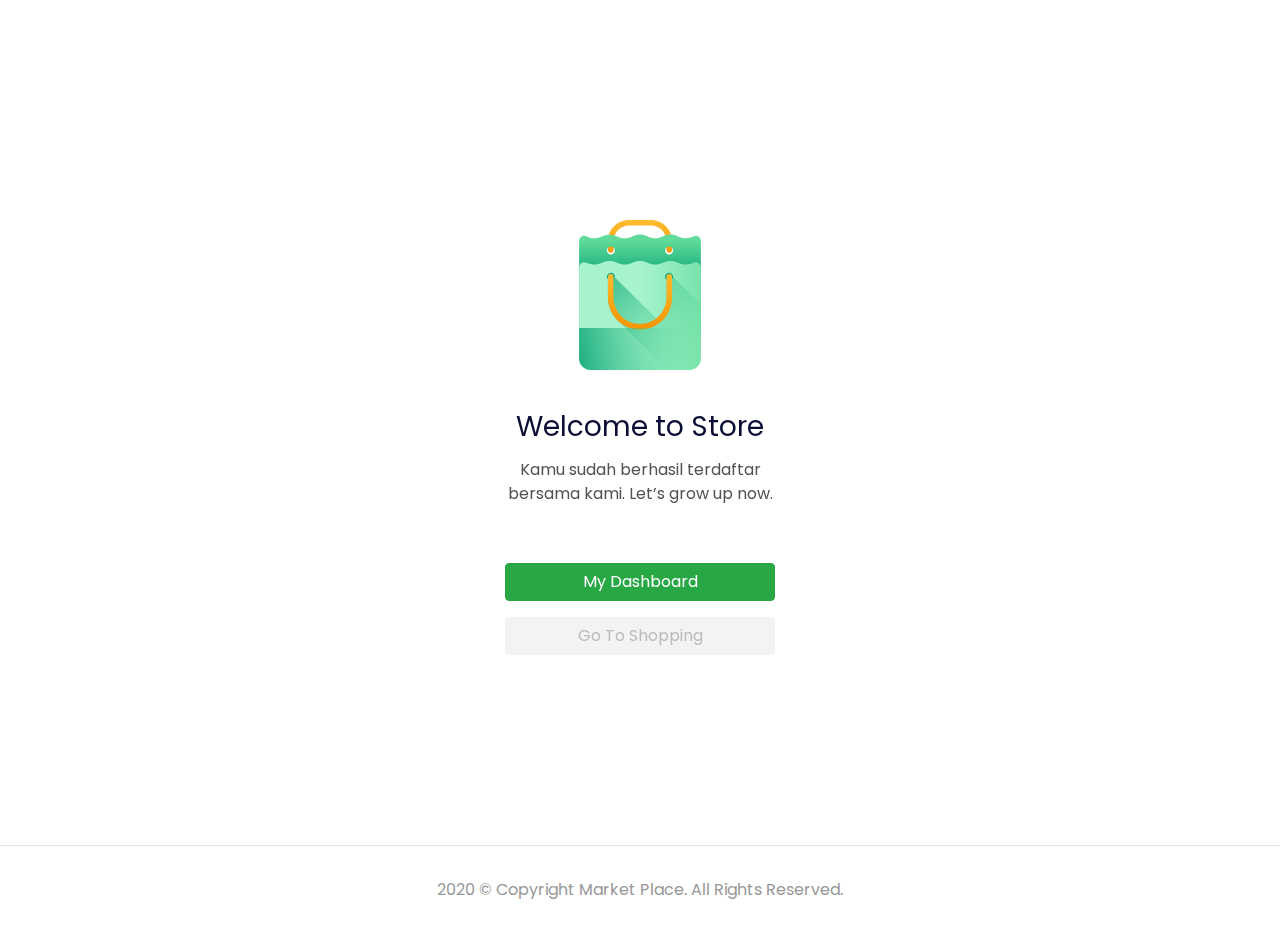
<file: register-success.html>
<!DOCTYPE html>
<html lang="en">
  <head>
    <meta charset="utf-8" />
    <meta
      name="viewport"
      content="width=device-width, initial-scale=1, shrink-to-fit=no"
    />
    <meta name="description" content="" />
    <meta name="author" content="" />

    <title>Market Place</title>

    <link href="https://unpkg.com/aos@2.3.1/dist/aos.css" rel="stylesheet" />
    <link href="style/main.css" rel="stylesheet" />
  </head>

  <body>
    <div class="page-content page-success">
      <div class="section-success" data-aos="zoom-in">
        <div class="container">
          <div class="row align-items-center row-login justify-content-center">
            <div class="col-lg-6 text-center">
              <img src="/images/icons/success.svg" alt="" />
              <h2>
                Welcome to Store
              </h2>
              <p class="mx-auto">
                Kamu sudah berhasil terdaftar <br />
                bersama kami. Let’s grow up now.
              </p>
              <div>
                <a href="/dashboard.html" class="btn btn-success w-50"
                  >My Dashboard</a
                >
                <a href="/index.html" class="btn btn-signup w-50 mt-3"
                  >Go To Shopping</a
                >
              </div>
            </div>
          </div>
        </div>
      </div>
    </div>

    <!-- Footer -->
    <footer>
      <div class="container">
        <div class="row">
          <div class="col-12 text-center">
            <p class="pt-4 pb-2">
              2020 &copy; Copyright Market Place. All Rights Reserved.
            </p>
          </div>
        </div>
      </div>
    </footer>

    <!-- Bootstrap core JavaScript -->
    <script src="/vendor/jquery/jquery.slim.min.js"></script>
    <script src="/vendor/bootstrap/js/bootstrap.bundle.min.js"></script>
    <script src="https://unpkg.com/aos@2.3.1/dist/aos.js"></script>
    <script>
      AOS.init();
    </script>
    <script src="/script/navbar-scroll.js"></script>
  </body>
</html>
</file>
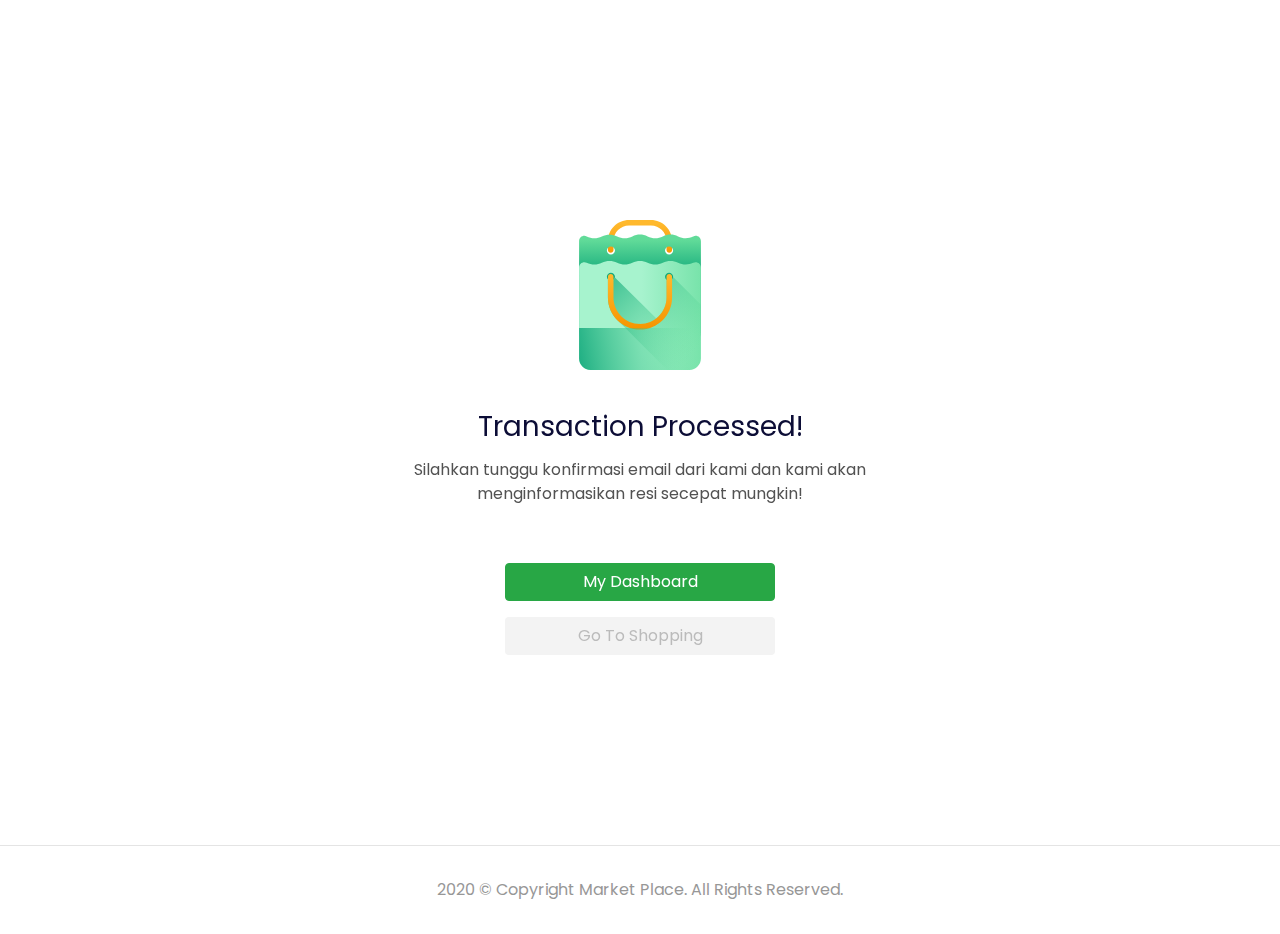
<file: success.html>
<!DOCTYPE html>
<html lang="en">
  <head>
    <meta charset="utf-8" />
    <meta
      name="viewport"
      content="width=device-width, initial-scale=1, shrink-to-fit=no"
    />
    <meta name="description" content="" />
    <meta name="author" content="" />

    <title>Market Place</title>

    <link href="https://unpkg.com/aos@2.3.1/dist/aos.css" rel="stylesheet" />
    <link href="style/main.css" rel="stylesheet" />
  </head>

  <body>
    <div class="page-content page-success">
      <div class="section-success" data-aos="zoom-in">
        <div class="container">
          <div class="row align-items-center row-login justify-content-center">
            <div class="col-lg-6 text-center">
              <img src="/images/icons/success.svg" alt="" />
              <h2>
                Transaction Processed!
              </h2>
              <p class="mx-auto">
                Silahkan tunggu konfirmasi email dari kami dan kami akan
                menginformasikan resi secepat mungkin!
              </p>
              <div>
                <a href="/dashboard.html" class="btn btn-success w-50"
                  >My Dashboard</a
                >
                <a href="/index.html" class="btn btn-signup w-50 mt-3"
                  >Go To Shopping</a
                >
              </div>
            </div>
          </div>
        </div>
      </div>
    </div>

    <!-- Footer -->
    <footer>
      <div class="container">
        <div class="row">
          <div class="col-12 text-center">
            <p class="pt-4 pb-2">
              2020 &copy; Copyright Market Place. All Rights Reserved.
            </p>
          </div>
        </div>
      </div>
    </footer>

    <!-- Bootstrap core JavaScript -->
    <script src="/vendor/jquery/jquery.slim.min.js"></script>
    <script src="/vendor/bootstrap/js/bootstrap.bundle.min.js"></script>
    <script src="https://unpkg.com/aos@2.3.1/dist/aos.js"></script>
    <script>
      AOS.init();
    </script>
    <script src="/script/navbar-scroll.js"></script>
  </body>
</html>
</file>
